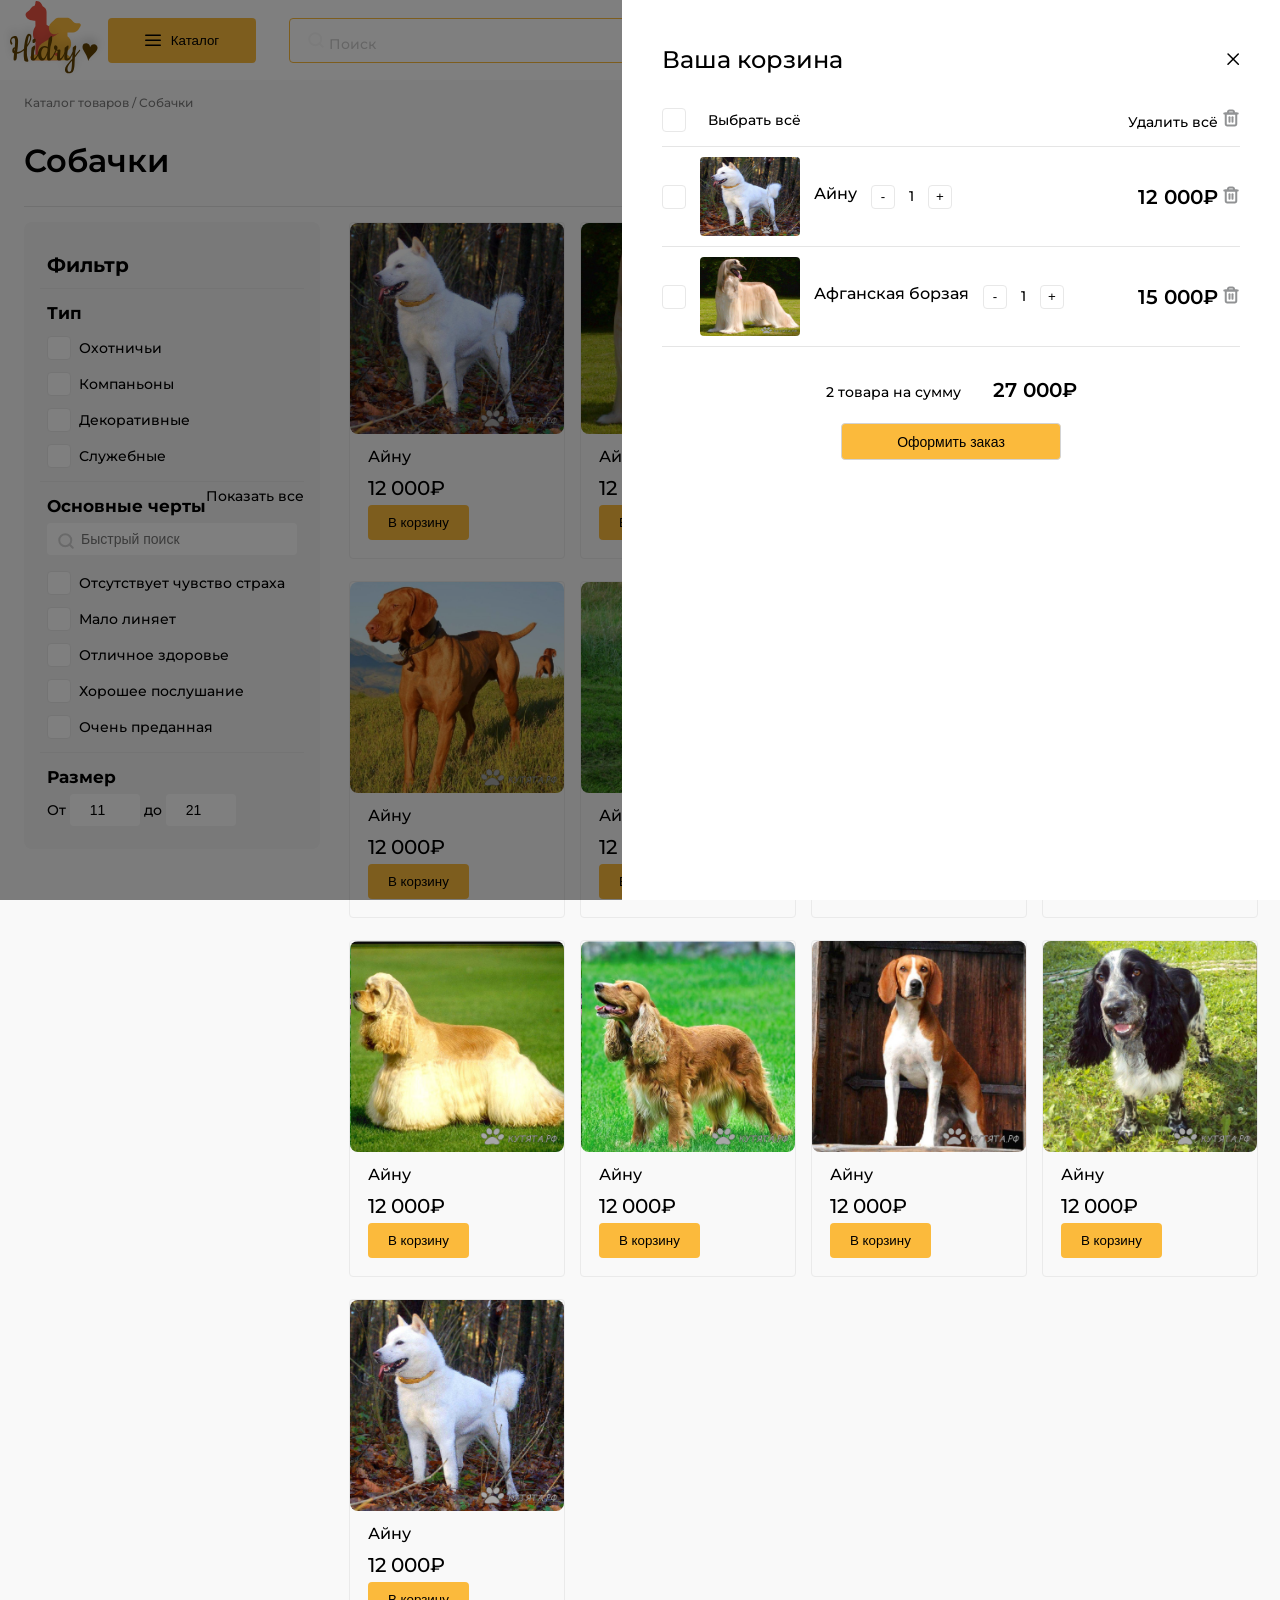
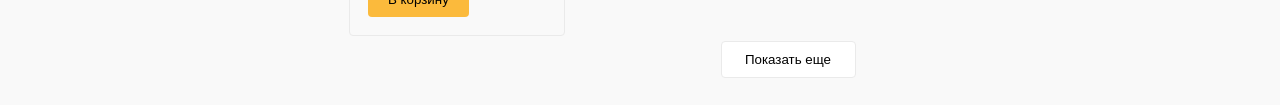
<file: app/box/index.html>
<!doctype html>
<html lang="ru">
<head>
    <meta charset="UTF-8">
    <meta name="viewport" content="width=device-width, initial-scale=1.0">
    <meta http-equiv="X-UA-Compatible" content="ie=edge">
    <title>Карзина</title>
    <link href="https://fonts.googleapis.com/css2?family=Montserrat:wght@400;500;600&display=swap" rel="stylesheet">
    <link rel="stylesheet" href="../css/style.css">
    <link rel="stylesheet" href="../css/filterStyle.css">
    <link rel="stylesheet" href="../css/catalogStyle.css">
    <link rel="stylesheet" href="../css/headerStyle.css">
    <link rel="stylesheet" href="../box/style.css">
</head>
<body>
<div class="shadow-box"></div>
<section class="section-box">
    <header class="header-box">
        <div class="h1-div">
            <h1 class="h1-box">Ваша корзина</h1>
        </div>
        <a class="exit-div" href="../index.html" aria-label="Выход">
            <img src="../css/iconButton/cancel.svg" alt="Выход" class="exit">
        </a>
    </header>
    <div class="main-box">
        <aside class="all-menu">
            <div class="check-all-container">
                <label class="label">
                    <input type="checkbox" class="checkbox">
                    <span class="fake-checkbox"></span>
                    <span class="del-all-checkbox">Выбрать всё</span>
                </label>
            </div>
            <div class="del-all-container">
                <a href="#" aria-label="Удалить всё">Удалить всё
                    <img src="../css/iconButton/delete.svg" alt="Удалить всё" class="del-all">
                </a>
            </div>
        </aside>
        <div class="opacity-border-box"></div>
        <aside class="row-items">
            <div class="container-item">
                <div class="info-item">
                    <label class="label">
                        <input type="checkbox" class="checkbox">
                        <span class="fake-checkbox"></span>
                    </label>
                    <span class="photo-pet-span">
                        <img src="../img/dog-1.png" alt="Фото питомца" class="photo-pet-box">
                    </span>
                </div>
                <div class="bred-calc">
                    <span class="breed-box">Айну</span>
                    <div class="calk-container">
                        <button class="calk" name="minus">-</button>
                        <output name="quantity-breed" class="quantity-breed">1</output>
                        <button class="calk" name="plus">+</button>
                    </div>
                </div>
                <div class="del-item-container">
                    <div class="price-del-item">
                        <span class="price-box">12 000₽</span>
                        <a href="#" aria-label="Удалить всё">
                            <img src="../css/iconButton/delete.svg" alt="Удалить пвроду" class="del-item">
                        </a>
                    </div>
                </div>
            </div>
            <div class="opacity-border-box"></div>
        </aside>
        <aside class="row-items">
            <div class="container-item">
                <div class="info-item">
                    <label class="label">
                        <input type="checkbox" class="checkbox">
                        <span class="fake-checkbox"></span>
                    </label>
                    <span class="photo-pet-span">
                        <img src="../img/dog-2.png" alt="Фото питомца" class="photo-pet-box">
                    </span>
                </div>
                <div class="bred-calc">
                    <span class="breed-box">Афганская борзая</span>
                    <div class="calk-container">
                        <button class="calk" name="minus">-</button>
                        <output name="quantity-breed" class="quantity-breed">1</output>
                        <button class="calk" name="plus">+</button>
                    </div>
                </div>
                <div class="del-item-container">
                    <div class="price-del-item">
                        <span class="price-box">15 000₽</span>
                        <a href="#" aria-label="Удалить всё">
                            <img src="../css/iconButton/delete.svg" alt="Удалить пвроду" class="del-item">
                        </a>
                    </div>
                </div>
            </div>
            <div class="opacity-border-box"></div>
        </aside>
        <footer>
            <div class="summary-info">
                <span class="total-amount">2 товара на сумму</span>
                <span class="total-price">27 000₽</span>
            </div>
            <a class="a-order" href="../order/order.html">
                <button class="order"><span>Оформить заказ</span></button>
            </a>
        </footer>
    </div>
</section>
<header>
    <div class="logo">
        <a href="index.html">
            <img class="icon" src="../css/iconButton/logo.svg" alt="Логотип">
        </a>
    </div>
    <a href="../catalog.html" class="inCatalog" aria-label="В каталог">
        <button class="catalog">
            <img class="icon" src="../css/iconButton/threeLine.svg" alt="Бургер">
            <span>Каталог</span>
        </button>
    </a>
    <div class="search">
        <label for="input-search" class="label-search">
            <input name="search" id="input-search" type="text" required>
            <span class="placeholder"><img src="../css/iconButton/search.svg" alt="Лупа"> Поиск</span>
            <span class="placeholder-table-version"><img src="../css/iconButton/search.svg" alt="Лупа"> Поиск</span>
            <button class="button-search">
                <span>Найти</span>
            </button>
        </label>
    </div>
    <a href="../mobilMenu.html" class="inCatalog-mobile" aria-label="В каталог">
        <button class="catalog">
            <img class="icon" src="../css/iconButton/threeLine.svg" alt="Бургер">
            <span>Каталог</span>
        </button>
    </a>
    <nav class="nav-header">
        <a href="#">
            <img class="icon" src="../css/iconButton/bonus.svg" alt="Бонусы">
            <span>Бонусы</span>
        </a>
        <a href="#">
            <img class="icon" src="../css/iconButton/box.svg" alt="Заказы">
            <span>Заказы</span>
        </a>
        <a href="#">
            <img class="icon" src="../css/iconButton/promo.svg" alt="Акции">
            <span>Акции</span>
        </a>
        <a href="../box/index.html" class="button-basket">
            <img class="icon" src="../css/iconButton/petHouse.svg" alt="Корзина">
            <span>Корзина (5)</span>
        </a>
    </nav>
</header>
<aside>
    <nav class="breadcrumb-nav">
        <a class="breadcrumb" href="#" aria-label="Вернуться">Каталог товаров / Собачки</a>
    </nav>
    <main class="main">
        <h1>Собачки</h1>
        <div class="opacity-border"></div>
        <a class="a-filter" href="../mobileFilter.html" aria-label="К фильтру">
            <p class="p-filter"><img src="../css/iconButton/filter.svg" alt="Фильтр"> Фильтр</p>
        </a>
        <section class="base">
            <aside class="filter item">
                <form action="#" method="get" class="form">
                    <h2 class="h2filter">Фильтр</h2>
                    <div class="section-form">
                        <h3 class="h3filter">Тип</h3>
                        <label class="label">
                            <input type="checkbox" class="checkbox">
                            <span class="fake-checkbox"></span>
                            <span class="text">Охотничьи</span>
                        </label>
                        <label class="label">
                            <input type="checkbox" class="checkbox">
                            <span class="fake-checkbox"></span>
                            <span class="text">Компаньоны</span>
                        </label>
                        <label class="label">
                            <input type="checkbox" class="checkbox">
                            <span class="fake-checkbox"></span>
                            <span class="text">Декоративные</span>
                        </label>
                        <label class="label">
                            <input type="checkbox" class="checkbox">
                            <span class="fake-checkbox"></span>
                            <span class="text">Служебные</span>
                        </label>
                    </div>
                    <div class="section-form">
                        <h3 class="h3filter">Основные черты</h3>
                        <div class="fast-search-wrapper">
                            <img class="search-icon" src="../css/iconButton/search.svg" alt="Лупа">
                            <input type="text" class="fast-search" placeholder="Быстрый поиск">
                        </div>
                        <label class="label">
                            <input type="checkbox" class="checkbox">
                            <span class="fake-checkbox"></span>
                            <span class="text">Отсутствует чувство страха</span>
                        </label>
                        <label class="label">
                            <input type="checkbox" class="checkbox">
                            <span class="fake-checkbox"></span>
                            <span class="text">Мало линяет</span>
                        </label>
                        <label class="label">
                            <input type="checkbox" class="checkbox">
                            <span class="fake-checkbox"></span>
                            <span class="text">Отличное здоровье</span>
                        </label>
                        <label class="label">
                            <input type="checkbox" class="checkbox">
                            <span class="fake-checkbox"></span>
                            <span class="text">Хорошее послушание</span>
                        </label>
                        <label class="label">
                            <input type="checkbox" class="checkbox">
                            <span class="fake-checkbox"></span>
                            <span class="text">Очень преданная</span>
                        </label>
                        <a href="" class="a-filter">Показать все</a>
                    </div>
                    <div class="section-form-size">
                        <h3 class="h3filter">Размер</h3>
                        <label>От <input type="number" class="pet-size-input" value="11"></label>
                        <label>до <input type="number" class="pet-size-input" value="21"></label>
                    </div>
                </form>
            </aside>
            <div class="div-items">
                <div class="product-section item">
                    <div class="product-list__item">
                        <a href="../cards/card.html" class="container-product-item">
                            <div class="img-div">
                                <img src="../img/dog-1.png" alt="Собака 1" class="img-pet">
                            </div>
                            <p class="breed">Айну</p>
                            <p class="price">12 000₽</p>
                        </a>
                        <div class="item-button-box">
                            <button class="inBox"><span>В корзину</span></button>
                        </div>
                    </div>
                    <div class="product-list__item">
                        <a href="../cards/card.html" class="container-product-item">
                            <div class="img-div">
                                <img src="../img/dog-2.png" alt="Собака 1" class="img-pet">
                            </div>
                            <p class="breed">Айну</p>
                            <p class="price">12 000₽</p>
                        </a>
                        <div class="item-button-box">
                            <button class="inBox"><span>В корзину</span></button>
                        </div>
                    </div>
                    <div class="product-list__item">
                        <a href="../cards/card.html" class="container-product-item">
                            <div class="img-div">
                                <img src="../img/dog-3.png" alt="Собака 1" class="img-pet">
                            </div>
                            <p class="breed">Айну</p>
                            <p class="price">12 000₽</p>
                        </a>
                        <div class="item-button-box">
                            <button class="inBox"><span>В корзину</span></button>
                        </div>
                    </div>
                    <div class="product-list__item">
                        <a href="../cards/card.html" class="container-product-item">
                            <div class="img-div">
                                <img src="../img/dog-4.png" alt="Собака 1" class="img-pet">
                            </div>
                            <p class="breed">Айну</p>
                            <p class="price">12 000₽</p>
                        </a>
                        <div class="item-button-box">
                            <button class="inBox"><span>В корзину</span></button>
                        </div>
                    </div>
                    <div class="product-list__item">
                        <a href="../cards/card.html" class="container-product-item">
                            <div class="img-div">
                                <img src="../img/dog-5.png" alt="Собака 1" class="img-pet">
                            </div>
                            <p class="breed">Айну</p>
                            <p class="price">12 000₽</p>
                        </a>
                        <div class="item-button-box">
                            <button class="inBox"><span>В корзину</span></button>
                        </div>
                    </div>
                    <div class="product-list__item">
                        <a href="../cards/card.html" class="container-product-item">
                            <div class="img-div">
                                <img src="../img/dog-6.png" alt="Собака 1" class="img-pet">
                            </div>
                            <p class="breed">Айну</p>
                            <p class="price">12 000₽</p>
                        </a>
                        <div class="item-button-box">
                            <button class="inBox"><span>В корзину</span></button>
                        </div>
                    </div>
                    <div class="product-list__item">
                        <a href="../cards/card.html" class="container-product-item">
                            <div class="img-div">
                                <img src="../img/dog-7.png" alt="Собака 1" class="img-pet">
                            </div>
                            <p class="breed">Айну</p>
                            <p class="price">12 000₽</p>
                        </a>
                        <div class="item-button-box">
                            <button class="inBox"><span>В корзину</span></button>
                        </div>
                    </div>
                    <div class="product-list__item">
                        <a href="../cards/card.html" class="container-product-item">
                            <div class="img-div">
                                <img src="../img/dog-8.png" alt="Собака 1" class="img-pet">
                            </div>
                            <p class="breed">Айну</p>
                            <p class="price">12 000₽</p>
                        </a>
                        <div class="item-button-box">
                            <button class="inBox"><span>В корзину</span></button>
                        </div>
                    </div>
                    <div class="product-list__item">
                        <a href="../cards/card.html" class="container-product-item">
                            <div class="img-div">
                                <img src="../img/dog-9.png" alt="Собака 1" class="img-pet">
                            </div>
                            <p class="breed">Айну</p>
                            <p class="price">12 000₽</p>
                        </a>
                        <div class="item-button-box">
                            <button class="inBox"><span>В корзину</span></button>
                        </div>
                    </div>
                    <div class="product-list__item">
                        <a href="../cards/card.html" class="container-product-item">
                            <div class="img-div">
                                <img src="../img/dog-10.png" alt="Собака 1" class="img-pet">
                            </div>
                            <p class="breed">Айну</p>
                            <p class="price">12 000₽</p>
                        </a>
                        <div class="item-button-box">
                            <button class="inBox"><span>В корзину</span></button>
                        </div>
                    </div>
                    <div class="product-list__item">
                        <a href="../cards/card.html" class="container-product-item">
                            <div class="img-div">
                                <img src="../img/dog-11.png" alt="Собака 1" class="img-pet">
                            </div>
                            <p class="breed">Айну</p>
                            <p class="price">12 000₽</p>
                        </a>
                        <div class="item-button-box">
                            <button class="inBox"><span>В корзину</span></button>
                        </div>
                    </div>
                    <div class="product-list__item">
                        <a href="../cards/card.html" class="container-product-item">
                            <div class="img-div">
                                <img src="../img/dog-12.png" alt="Собака 1" class="img-pet">
                            </div>
                            <p class="breed">Айну</p>
                            <p class="price">12 000₽</p>
                        </a>
                        <div class="item-button-box">
                            <button class="inBox"><span>В корзину</span></button>
                        </div>
                    </div>
                    <div class="product-list__item">
                        <a href="../cards/card.html" class="container-product-item">
                            <div class="img-div">
                                <img src="../img/dog-1.png" alt="Собака 1" class="img-pet">
                            </div>
                            <p class="breed">Айну</p>
                            <p class="price">12 000₽</p>
                        </a>
                        <div class="item-button-box">
                            <button class="inBox"><span>В корзину</span></button>
                        </div>
                    </div>
                </div>
                <div class="div-show-more">
                    <button class="show-more"><span>Показать еще</span></button>
                </div>
            </div>
        </section>
    </main>
</aside>
</body>
</html>
</file>
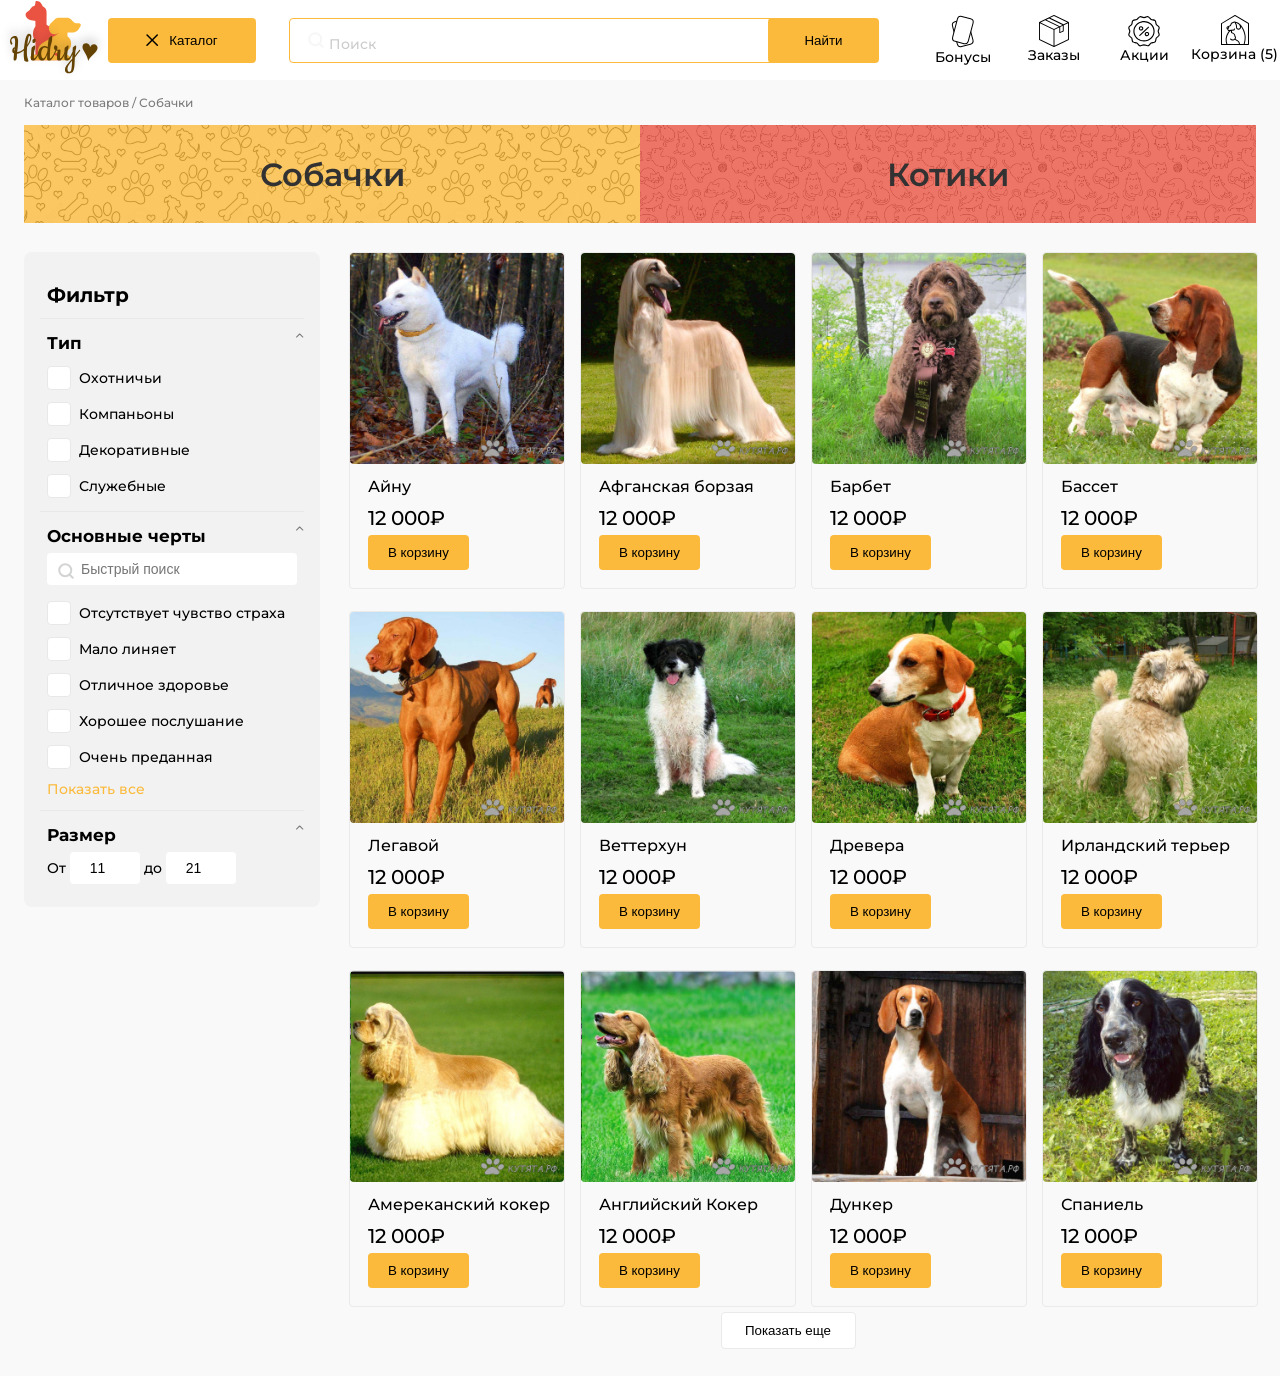
<file: app/catalog.html>
<!doctype html>
<html lang="ru">
<head>
    <meta charset="UTF-8">
    <meta name="viewport" content="width=device-width, initial-scale=1.0">
    <meta http-equiv="X-UA-Compatible" content="ie=edge">
    <title>Каталог</title>
    <link href="https://fonts.googleapis.com/css2?family=Montserrat:wght@400;500;600&display=swap" rel="stylesheet">
    <link rel="stylesheet" href="css/style.css">
    <link rel="stylesheet" href="css/filterStyle.css">
    <link rel="stylesheet" href="css/catalogStyle.css">
    <link rel="stylesheet" href="css/headerStyle.css">
</head>
<body>
<header>
    <div class="logo">
        <a href="index.html">
            <img class="icon" src="css/iconButton/logo.svg" alt="Логотип">
        </a>
    </div>
    <a href="index.html" class="inCatalog" aria-label="В каталог">
        <button class="catalog">
            <img class="icon" src="css/iconButton/cancel.svg" alt="Бургер">
            <span>Каталог</span>
        </button>
    </a>
    <div class="search">
        <label for="input-search" class="label-search">
            <input name="search" id="input-search" type="text" required>
            <span class="placeholder"><img src="css/iconButton/search.svg" alt="Лупа"> Поиск</span>
            <span class="placeholder-table-version"><img src="css/iconButton/search.svg" alt="Лупа"> Поиск</span>
            <button class="button-search">
                <span>Найти</span>
            </button>
        </label>
    </div>
    <a href="mobilMenu.html" class="inCatalog-mobile" aria-label="В каталог">
        <button class="catalog">
            <img class="icon" src="css/iconButton/threeLine.svg" alt="Бургер">
            <span>Каталог</span>
        </button>
    </a>
    <nav class="nav-header">
        <a href="#">
            <img class="icon" src="css/iconButton/bonus.svg" alt="Бонусы">
            <span>Бонусы</span>
        </a>
        <a href="#">
            <img class="icon" src="css/iconButton/box.svg" alt="Заказы">
            <span>Заказы</span>
        </a>
        <a href="#">
            <img class="icon" src="css/iconButton/promo.svg" alt="Акции">
            <span>Акции</span>
        </a>
        <a href="box/index.html" class="button-basket">
            <img class="icon" src="css/iconButton/petHouse.svg" alt="Корзина">
            <span>Корзина (5)</span>
        </a>
    </nav>
</header>
<aside>
    <nav class="breadcrumb-nav">
        <a class="breadcrumb" href="index.html" aria-label="Вернуться">Каталог товаров / Собачки</a>
    </nav>
    <main class="main">
        <div class="container-catalog-button">
            <a href="#" class="dog-button pet-buttons" aria-label="Фильтр - собачки">Собачки</a>
            <a href="#" class="cat-button pet-buttons" aria-label="Фильтр - котики">Котики</a>
        </div>
        <a class="mobile-filter-open" href="mobileFilter.html" aria-label="К фильтру">
            <p class="p-filter"><img src="css/iconButton/filter.svg" alt="Фильтр"> Фильтр</p>
        </a>
        <section class="base">
            <aside class="filter item">
                <form action="#" method="get" class="form">
                    <h2 class="h2filter">Фильтр</h2>
                    <div class="section-form">
                        <h3 class="h3filter">Тип</h3>
                        <a class="a-filter block-type" href="#">
                            <img src="css/iconButton/closeSectionFilter.svg" alt="свернуть">
                        </a>
                        <label class="label">
                            <input type="checkbox" class="checkbox">
                            <span class="fake-checkbox"></span>
                            <span class="text">Охотничьи</span>
                        </label>
                        <label class="label">
                            <input type="checkbox" class="checkbox">
                            <span class="fake-checkbox"></span>
                            <span class="text">Компаньоны</span>
                        </label>
                        <label class="label">
                            <input type="checkbox" class="checkbox">
                            <span class="fake-checkbox"></span>
                            <span class="text">Декоративные</span>
                        </label>
                        <label class="label">
                            <input type="checkbox" class="checkbox">
                            <span class="fake-checkbox"></span>
                            <span class="text">Служебные</span>
                        </label>
                    </div>
                    <div class="section-form">
                        <h3 class="h3filter">Основные черты</h3>
                        <a class="a-filter block-features" href="#">
                            <img src="css/iconButton/closeSectionFilter.svg" alt="свернуть">
                        </a>
                        <div class="fast-search-wrapper">
                            <img class="search-icon" src="css/iconButton/search.svg" alt="Лупа">
                            <input type="text" class="fast-search" placeholder="Быстрый поиск">
                        </div>
                        <label class="label">
                            <input type="checkbox" class="checkbox">
                            <span class="fake-checkbox"></span>
                            <span class="text">Отсутствует чувство страха</span>
                        </label>
                        <label class="label">
                            <input type="checkbox" class="checkbox">
                            <span class="fake-checkbox"></span>
                            <span class="text">Мало линяет</span>
                        </label>
                        <label class="label">
                            <input type="checkbox" class="checkbox">
                            <span class="fake-checkbox"></span>
                            <span class="text">Отличное здоровье</span>
                        </label>
                        <label class="label">
                            <input type="checkbox" class="checkbox">
                            <span class="fake-checkbox"></span>
                            <span class="text">Хорошее послушание</span>
                        </label>
                        <label class="label">
                            <input type="checkbox" class="checkbox">
                            <span class="fake-checkbox"></span>
                            <span class="text">Очень преданная</span>
                        </label>
                        <a href="" class="a-filter-all">Показать все</a>
                    </div>
                    <div class="section-form-size">
                        <a class="block-size a-filter" href="#">
                            <img src="css/iconButton/closeSectionFilter.svg" alt="свернуть">
                        </a>
                        <h3 class="h3filter">Размер</h3>
                        <label>От <input type="number" class="pet-size-input" value="11"></label>
                        <label>до <input type="number" class="pet-size-input" value="21"></label>
                    </div>
                </form>
            </aside>
            <div class="div-items">
                <div class="product-section item">
                    <div class="product-list__item">
                        <a href="cards/card.html" class="container-product-item">
                            <div class="img-div">
                                <img src="img/dog-1.png" alt="Собака 1" class="img-pet">
                            </div>
                            <p class="breed">Айну</p>
                            <p class="price">12 000₽</p>
                        </a>
                        <div class="item-button-box">
                            <button class="inBox"><span>В корзину</span></button>
                        </div>
                    </div>
                    <div class="product-list__item">
                        <a href="cards/card.html" class="container-product-item">
                            <div class="img-div">
                                <img src="img/dog-2.png" alt="Собака 1" class="img-pet">
                            </div>
                            <p class="breed">Афганская борзая</p>
                            <p class="price">12 000₽</p>
                        </a>
                        <div class="item-button-box">
                            <button class="inBox"><span>В корзину</span></button>
                        </div>
                    </div>
                    <div class="product-list__item">
                        <a href="cards/card.html" class="container-product-item">
                            <div class="img-div">
                                <img src="img/dog-3.png" alt="Собака 1" class="img-pet">
                            </div>
                            <p class="breed">Барбет</p>
                            <p class="price">12 000₽</p>
                        </a>
                        <div class="item-button-box">
                            <button class="inBox"><span>В корзину</span></button>
                        </div>
                    </div>
                    <div class="product-list__item">
                        <a href="cards/card.html" class="container-product-item">
                            <div class="img-div">
                                <img src="img/dog-4.png" alt="Собака 1" class="img-pet">
                            </div>
                            <p class="breed">Бассет</p>
                            <p class="price">12 000₽</p>
                        </a>
                        <div class="item-button-box">
                            <button class="inBox"><span>В корзину</span></button>
                        </div>
                    </div>
                    <div class="product-list__item">
                        <a href="cards/card.html" class="container-product-item">
                            <div class="img-div">
                                <img src="img/dog-5.png" alt="Собака 1" class="img-pet">
                            </div>
                            <p class="breed">Легавой</p>
                            <p class="price">12 000₽</p>
                        </a>
                        <div class="item-button-box">
                            <button class="inBox"><span>В корзину</span></button>
                        </div>
                    </div>
                    <div class="product-list__item">
                        <a href="cards/card.html" class="container-product-item">
                            <div class="img-div">
                                <img src="img/dog-6.png" alt="Собака 1" class="img-pet">
                            </div>
                            <p class="breed">Веттерхун</p>
                            <p class="price">12 000₽</p>
                        </a>
                        <div class="item-button-box">
                            <button class="inBox"><span>В корзину</span></button>
                        </div>
                    </div>
                    <div class="product-list__item">
                        <a href="cards/card.html" class="container-product-item">
                            <div class="img-div">
                                <img src="img/dog-7.png" alt="Собака 1" class="img-pet">
                            </div>
                            <p class="breed">Древера</p>
                            <p class="price">12 000₽</p>
                        </a>
                        <div class="item-button-box">
                            <button class="inBox"><span>В корзину</span></button>
                        </div>
                    </div>
                    <div class="product-list__item">
                        <a href="cards/card.html" class="container-product-item">
                            <div class="img-div">
                                <img src="img/dog-8.png" alt="Собака 1" class="img-pet">
                            </div>
                            <p class="breed">Ирландский терьер</p>
                            <p class="price">12 000₽</p>
                        </a>
                        <div class="item-button-box">
                            <button class="inBox"><span>В корзину</span></button>
                        </div>
                    </div>
                    <div class="product-list__item">
                        <a href="cards/card.html" class="container-product-item">
                            <div class="img-div">
                                <img src="img/dog-9.png" alt="Собака 1" class="img-pet">
                            </div>
                            <p class="breed">Амереканский кокер</p>
                            <p class="price">12 000₽</p>
                        </a>
                        <div class="item-button-box">
                            <button class="inBox"><span>В корзину</span></button>
                        </div>
                    </div>
                    <div class="product-list__item">
                        <a href="cards/card.html" class="container-product-item">
                            <div class="img-div">
                                <img src="img/dog-10.png" alt="Собака 1" class="img-pet">
                            </div>
                            <p class="breed">Английский Кокер</p>
                            <p class="price">12 000₽</p>
                        </a>
                        <div class="item-button-box">
                            <button class="inBox"><span>В корзину</span></button>
                        </div>
                    </div>
                    <div class="product-list__item">
                        <a href="cards/card.html" class="container-product-item">
                            <div class="img-div">
                                <img src="img/dog-11.png" alt="Собака 1" class="img-pet">
                            </div>
                            <p class="breed">Дункер</p>
                            <p class="price">12 000₽</p>
                        </a>
                        <div class="item-button-box">
                            <button class="inBox"><span>В корзину</span></button>
                        </div>
                    </div>
                    <div class="product-list__item">
                        <a href="cards/card.html" class="container-product-item">
                            <div class="img-div">
                                <img src="img/dog-12.png" alt="Собака 1" class="img-pet">
                            </div>
                            <p class="breed">Спаниель</p>
                            <p class="price">12 000₽</p>
                        </a>
                        <div class="item-button-box">
                            <button class="inBox"><span>В корзину</span></button>
                        </div>
                    </div>
                </div>
                <div class="div-show-more">
                    <button class="show-more"><span>Показать еще</span></button>
                </div>
            </div>
        </section>
    </main>
</aside>
</body>
</html>
</file>
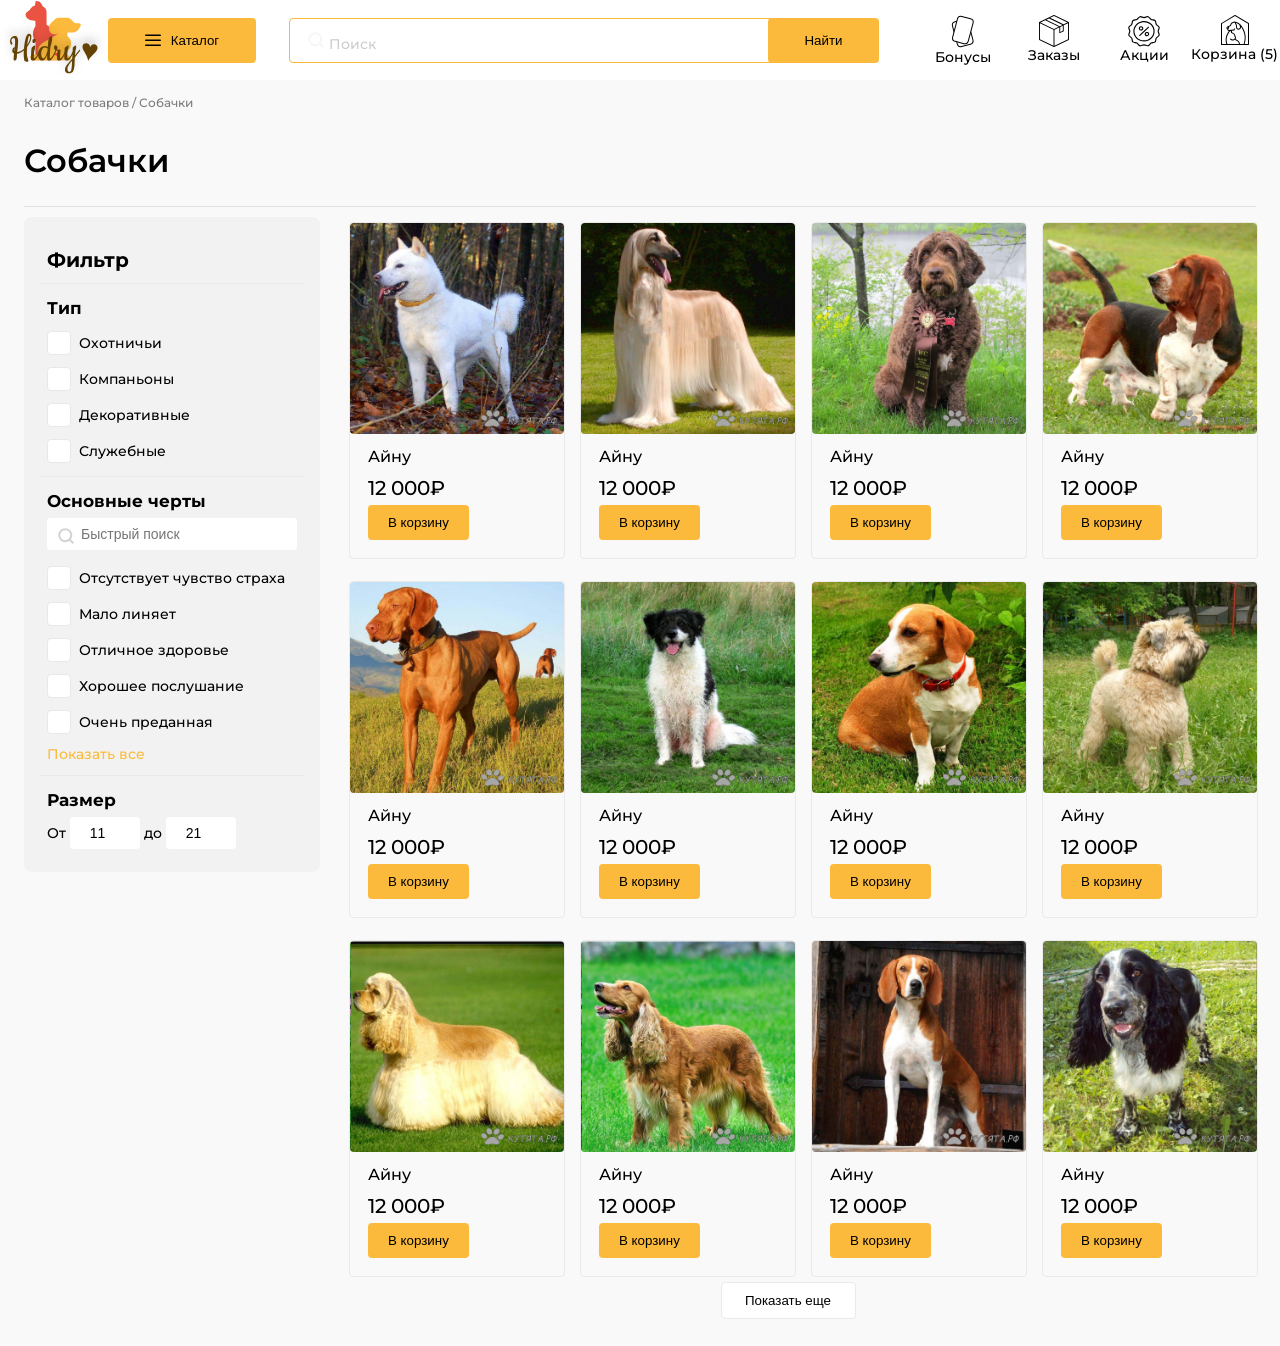
<file: app/mobileFilter.html>
<!doctype html>
<html lang="ru">
<head>
    <meta charset="UTF-8">
    <meta name="viewport" content="width=device-width, initial-scale=1.0">
    <meta http-equiv="X-UA-Compatible" content="ie=edge">
    <title>Мобильный фильтр</title>
    <link href="https://fonts.googleapis.com/css2?family=Montserrat:wght@400;500;600&display=swap" rel="stylesheet">
    <link rel="stylesheet" href="css/style.css">
    <link rel="stylesheet" href="css/headerStyle.css">
    <link rel="stylesheet" href="css/mobileFilterStyle.css">
</head>
<body>
<header>
    <div class="logo">
        <a href="#">
            <img class="icon" src="css/iconButton/logo.svg" alt="Логотип">
        </a>
    </div>
    <a href="catalog.html" class="inCatalog" aria-label="В каталог">
        <button class="catalog">
            <img class="icon" src="css/iconButton/threeLine.svg" alt="Бургер">
            <span>Каталог</span>
        </button>
    </a>
    <div class="search">
        <label for="input-search" class="label-search">
            <input name="search" id="input-search" type="text" required>
            <span class="placeholder"><img src="css/iconButton/search.svg" alt="Лупа"> Поиск</span>
            <span class="placeholder-table-version"><img src="css/iconButton/search.svg" alt="Лупа"> Поиск</span>
            <button class="button-search">
                <span>Найти</span>
            </button>
        </label>
    </div>
    <a href="mobilMenu.html" class="inCatalog-mobile" aria-label="В каталог">
        <button class="catalog">
            <img class="icon" src="css/iconButton/threeLine.svg" alt="Бургер">
            <span>Каталог</span>
        </button>
    </a>
    <nav class="nav-header">
        <a href="#">
            <img class="icon" src="css/iconButton/bonus.svg" alt="Бонусы">
            <span>Бонусы</span>
        </a>
        <a href="#">
            <img class="icon" src="css/iconButton/box.svg" alt="Заказы">
            <span>Заказы</span>
        </a>
        <a href="#">
            <img class="icon" src="css/iconButton/promo.svg" alt="Акции">
            <span>Акции</span>
        </a>
        <a href="box/index.html" class="button-basket">
            <img class="icon" src="css/iconButton/petHouse.svg" alt="Корзина">
            <span>Корзина (5)</span>
        </a>
    </nav>
</header>
<aside>
    <nav class="breadcrumb-nav">
        <a class="breadcrumb" href="#" aria-label="Вернуться">Каталог товаров / Собачки</a>
    </nav>
    <main class="main">
        <h1>Собачки</h1>
        <div class="opacity-border"></div>
        <a class="mobile-filter-open" href="mobileFilter.html" aria-label="К фильтру">
            <p class="p-filter"><img src="css/iconButton/filter.svg" alt="Фильтр"> Фильтр</p>
        </a>
        <section class="base">
            <aside class="filter item">
                <form action="#" method="get" class="form">
                    <div class="exit-filter-div">
                        <a class="filter-img" href="index.html" aria-label="Выдти из фильтра">
                            <img src="css/iconButton/exitFilter.svg" alt="Выдти из фильтра">
                        </a>
                        <h2 class="h2filter">Фильтр</h2>
                    </div>
                    <div class="section-form">
                        <h3 class="h3filter">Тип</h3>
                        <label class="label">
                            <input type="checkbox" class="checkbox">
                            <span class="fake-checkbox"></span>
                            <span class="text">Охотничьи</span>
                        </label>
                        <label class="label">
                            <input type="checkbox" class="checkbox">
                            <span class="fake-checkbox"></span>
                            <span class="text">Компаньоны</span>
                        </label>
                        <label class="label">
                            <input type="checkbox" class="checkbox">
                            <span class="fake-checkbox"></span>
                            <span class="text">Декоративные</span>
                        </label>
                        <label class="label">
                            <input type="checkbox" class="checkbox">
                            <span class="fake-checkbox"></span>
                            <span class="text">Служебные</span>
                        </label>
                    </div>
                    <div class="section-form">
                        <h3 class="h3filter">Основные черты</h3>
                        <div class="fast-search-wrapper">
                            <img class="search-icon" src="css/iconButton/search.svg" alt="Лупа">
                            <input type="text" class="fast-search" placeholder="Быстрый поиск">
                        </div>
                        <label class="label">
                            <input type="checkbox" class="checkbox">
                            <span class="fake-checkbox"></span>
                            <span class="text">Отсутствует чувство страха</span>
                        </label>
                        <label class="label">
                            <input type="checkbox" class="checkbox">
                            <span class="fake-checkbox"></span>
                            <span class="text">Мало линяет</span>
                        </label>
                        <label class="label">
                            <input type="checkbox" class="checkbox">
                            <span class="fake-checkbox"></span>
                            <span class="text">Отличное здоровье</span>
                        </label>
                        <label class="label">
                            <input type="checkbox" class="checkbox">
                            <span class="fake-checkbox"></span>
                            <span class="text">Хорошее послушание</span>
                        </label>
                        <label class="label">
                            <input type="checkbox" class="checkbox">
                            <span class="fake-checkbox"></span>
                            <span class="text">Очень преданная</span>
                        </label>
                        <a href="" class="a-filter">Показать все</a>
                    </div>
                    <div class="section-form-size">
                        <h3 class="h3filter">Размер</h3>
                        <label>От <input type="number" class="pet-size-input" value="11"></label>
                        <label>до <input type="number" class="pet-size-input" value="21"></label>
                    </div>
                </form>
            </aside>
            <div class="div-items">
                <div class="product-section item">
                    <div class="product-list__item">
                        <a href="cards/card.html" class="container-product-item">
                            <div class="img-div">
                                <img src="img/dog-1.png" alt="Собака 1" class="img-pet">
                            </div>
                            <p class="breed">Айну</p>
                            <p class="price">12 000₽</p>
                        </a>
                        <div class="item-button-box">
                            <button class="inBox"><span>В корзину</span></button>
                        </div>
                    </div>
                    <div class="product-list__item">
                        <a href="cards/card.html" class="container-product-item">
                            <div class="img-div">
                                <img src="img/dog-2.png" alt="Собака 1" class="img-pet">
                            </div>
                            <p class="breed">Айну</p>
                            <p class="price">12 000₽</p>
                        </a>
                        <div class="item-button-box">
                            <button class="inBox"><span>В корзину</span></button>
                        </div>
                    </div>
                    <div class="product-list__item">
                        <a href="cards/card.html" class="container-product-item">
                            <div class="img-div">
                                <img src="img/dog-3.png" alt="Собака 1" class="img-pet">
                            </div>
                            <p class="breed">Айну</p>
                            <p class="price">12 000₽</p>
                        </a>
                        <div class="item-button-box">
                            <button class="inBox"><span>В корзину</span></button>
                        </div>
                    </div>
                    <div class="product-list__item">
                        <a href="cards/card.html" class="container-product-item">
                            <div class="img-div">
                                <img src="img/dog-4.png" alt="Собака 1" class="img-pet">
                            </div>
                            <p class="breed">Айну</p>
                            <p class="price">12 000₽</p>
                        </a>
                        <div class="item-button-box">
                            <button class="inBox"><span>В корзину</span></button>
                        </div>
                    </div>
                    <div class="product-list__item">
                        <a href="cards/card.html" class="container-product-item">
                            <div class="img-div">
                                <img src="img/dog-5.png" alt="Собака 1" class="img-pet">
                            </div>
                            <p class="breed">Айну</p>
                            <p class="price">12 000₽</p>
                        </a>
                        <div class="item-button-box">
                            <button class="inBox"><span>В корзину</span></button>
                        </div>
                    </div>
                    <div class="product-list__item">
                        <a href="cards/card.html" class="container-product-item">
                            <div class="img-div">
                                <img src="img/dog-6.png" alt="Собака 1" class="img-pet">
                            </div>
                            <p class="breed">Айну</p>
                            <p class="price">12 000₽</p>
                        </a>
                        <div class="item-button-box">
                            <button class="inBox"><span>В корзину</span></button>
                        </div>
                    </div>
                    <div class="product-list__item">
                        <a href="cards/card.html" class="container-product-item">
                            <div class="img-div">
                                <img src="img/dog-7.png" alt="Собака 1" class="img-pet">
                            </div>
                            <p class="breed">Айну</p>
                            <p class="price">12 000₽</p>
                        </a>
                        <div class="item-button-box">
                            <button class="inBox"><span>В корзину</span></button>
                        </div>
                    </div>
                    <div class="product-list__item">
                        <a href="cards/card.html" class="container-product-item">
                            <div class="img-div">
                                <img src="img/dog-8.png" alt="Собака 1" class="img-pet">
                            </div>
                            <p class="breed">Айну</p>
                            <p class="price">12 000₽</p>
                        </a>
                        <div class="item-button-box">
                            <button class="inBox"><span>В корзину</span></button>
                        </div>
                    </div>
                    <div class="product-list__item">
                        <a href="cards/card.html" class="container-product-item">
                            <div class="img-div">
                                <img src="img/dog-9.png" alt="Собака 1" class="img-pet">
                            </div>
                            <p class="breed">Айну</p>
                            <p class="price">12 000₽</p>
                        </a>
                        <div class="item-button-box">
                            <button class="inBox"><span>В корзину</span></button>
                        </div>
                    </div>
                    <div class="product-list__item">
                        <a href="cards/card.html" class="container-product-item">
                            <div class="img-div">
                                <img src="img/dog-10.png" alt="Собака 1" class="img-pet">
                            </div>
                            <p class="breed">Айну</p>
                            <p class="price">12 000₽</p>
                        </a>
                        <div class="item-button-box">
                            <button class="inBox"><span>В корзину</span></button>
                        </div>
                    </div>
                    <div class="product-list__item">
                        <a href="cards/card.html" class="container-product-item">
                            <div class="img-div">
                                <img src="img/dog-11.png" alt="Собака 1" class="img-pet">
                            </div>
                            <p class="breed">Айну</p>
                            <p class="price">12 000₽</p>
                        </a>
                        <div class="item-button-box">
                            <button class="inBox"><span>В корзину</span></button>
                        </div>
                    </div>
                    <div class="product-list__item">
                        <a href="cards/card.html" class="container-product-item">
                            <div class="img-div">
                                <img src="img/dog-12.png" alt="Собака 1" class="img-pet">
                            </div>
                            <p class="breed">Айну</p>
                            <p class="price">12 000₽</p>
                        </a>
                        <div class="item-button-box">
                            <button class="inBox"><span>В корзину</span></button>
                        </div>
                    </div>
                </div>
                <div class="div-show-more">
                    <button class="show-more"><span>Показать еще</span></button>
                </div>
            </div>
        </section>
    </main>
</aside>
</body>
</html>
</file>
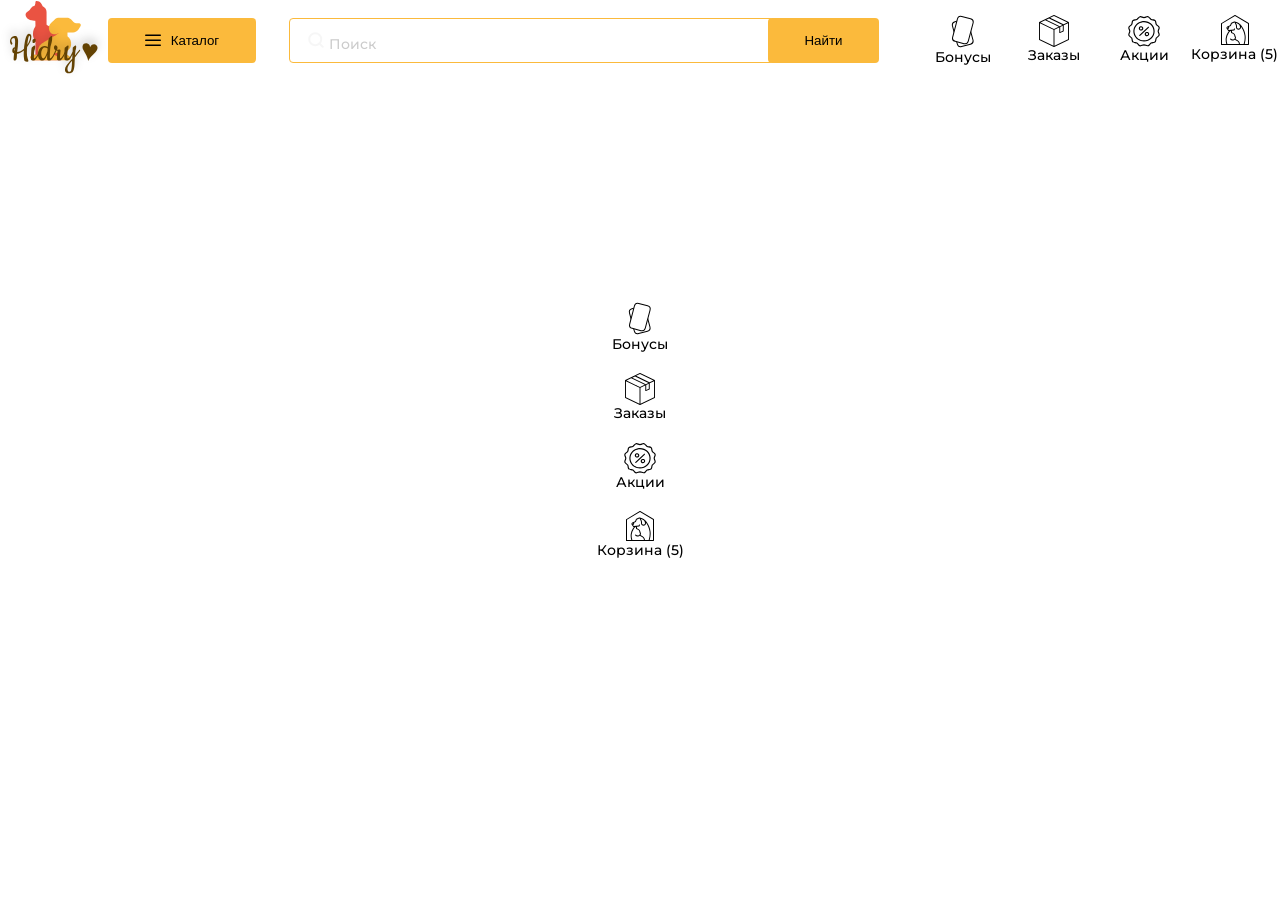
<file: app/mobilMenu.html>
<!doctype html>
<html lang="ru">
<head>
    <meta charset="UTF-8">
    <meta name="viewport" content="width=device-width, initial-scale=1.0">
    <meta http-equiv="X-UA-Compatible" content="ie=edge">
    <title>Мобильное меню</title>
    <link href="https://fonts.googleapis.com/css2?family=Montserrat:wght@400;500;600&display=swap" rel="stylesheet">
    <link rel="stylesheet" href="css/headerStyle.css">
    <link rel="stylesheet" href="css/mobileMenu.css">
</head>
<body>
<header>
    <div class="logo">
        <a href="index.html">
            <img class="icon" src="css/iconButton/logo.svg" alt="Логотип">
        </a>
    </div>
    <a href="catalog.html" class="inCatalog" aria-label="В каталог">
        <button class="catalog">
            <img class="icon" src="css/iconButton/threeLine.svg" alt="Бургер">
            <span>Каталог</span>
        </button>
    </a>
    <div class="search">
        <label for="input-search" class="label-search">
            <input name="search" id="input-search" type="text" required>
            <span class="placeholder"><img src="css/iconButton/search.svg" alt="Лупа"> Поиск</span>
            <span class="placeholder-table-version"><img src="css/iconButton/search.svg" alt="Лупа"> Поиск</span>
            <button class="button-search">
                <span>Найти</span>
            </button>
        </label>
    </div>
    <a href="#" class="inCatalog-mobile" aria-label="В каталог">
        <button class="catalog">
            <img class="icon" src="css/iconButton/threeLine.svg" alt="Бургер">
            <span>Каталог</span>
        </button>
    </a>
    <a href="index.html" class="out-mobile-menu" aria-label="На главную">
        <button class="exit-mobile-menu">
            <img class="icon" src="css/iconButton/cancel.svg" alt="Выход">
        </button>
    </a>
    <nav class="nav-header">
        <a href="#">
            <img class="icon" src="css/iconButton/bonus.svg" alt="Бонусы">
            <span>Бонусы</span>
        </a>
        <a href="#">
            <img class="icon" src="css/iconButton/box.svg" alt="Заказы">
            <span>Заказы</span>
        </a>
        <a href="#">
            <img class="icon" src="css/iconButton/promo.svg" alt="Акции">
            <span>Акции</span>
        </a>
        <a href="box/index.html" class="button-basket">
            <img class="icon" src="css/iconButton/petHouse.svg" alt="Корзина">
            <span>Корзина (5)</span>
        </a>
    </nav>
</header>
<aside class="mobile-menu">
    <a href="#">
        <img class="icon" src="css/iconButton/bonus.svg" alt="Бонусы">
        <span>Бонусы</span>
    </a>
    <a href="#">
        <img class="icon" src="css/iconButton/box.svg" alt="Заказы">
        <span>Заказы</span>
    </a>
    <a href="#">
        <img class="icon" src="css/iconButton/promo.svg" alt="Акции">
        <span>Акции</span>
    </a>
    <a href="box/index.html" class="button-basket">
        <img class="icon" src="css/iconButton/petHouse.svg" alt="Корзина">
        <span>Корзина (5)</span>
    </a>
</aside>
</body>
</html>
</file>
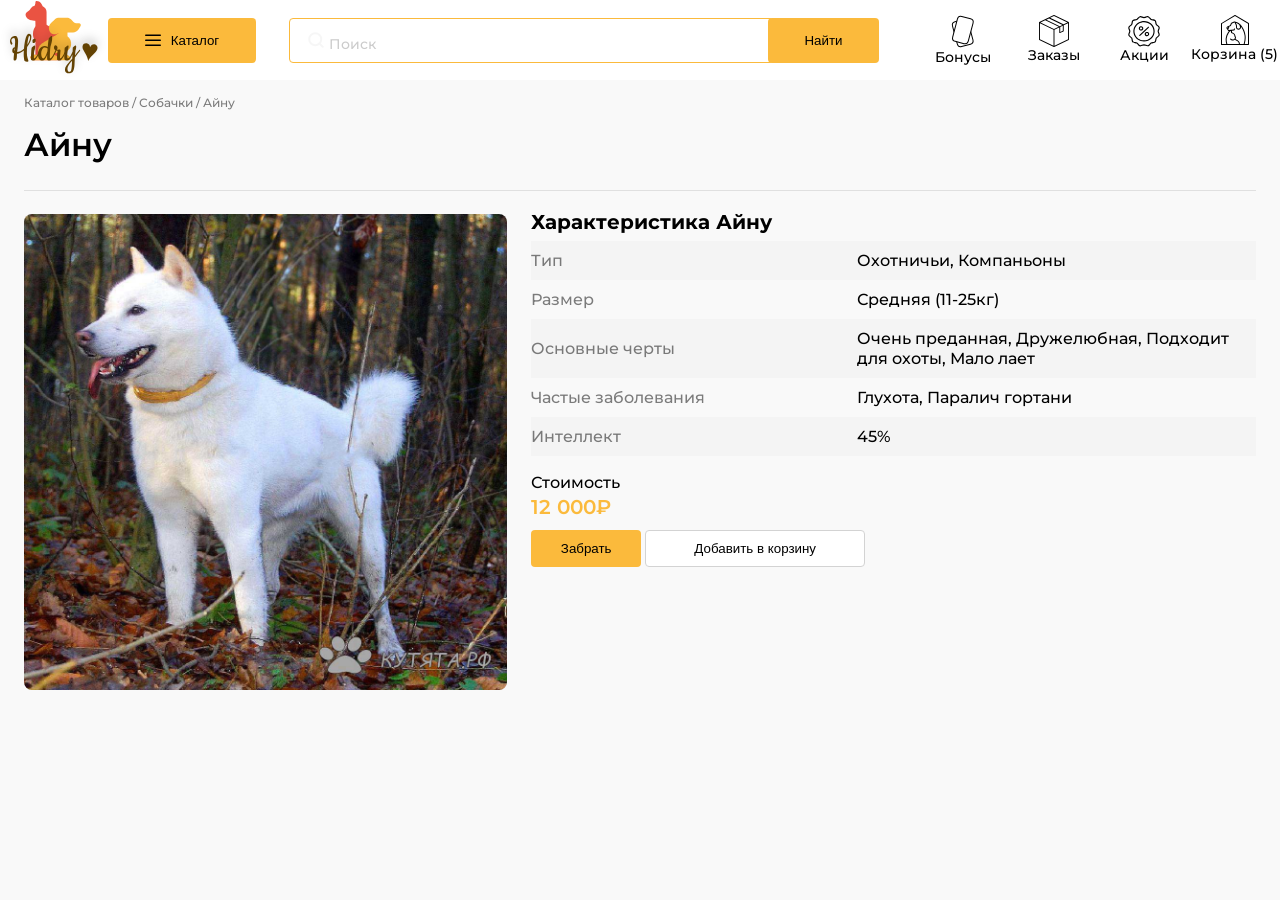
<file: app/cards/card.html>
<!doctype html>
<html lang="ru">
<head>
    <meta charset="UTF-8">
    <meta name="viewport" content="width=device-width, initial-scale=1.0">
    <meta http-equiv="X-UA-Compatible" content="ie=edge">
    <title>Карточка</title>
    <link href="https://fonts.googleapis.com/css2?family=Montserrat:wght@400;500;600&display=swap" rel="stylesheet">
    <link rel="stylesheet" href="style.css">
    <link rel="stylesheet" href="../css/headerStyle.css">
</head>
<body>
<header>
    <div class="logo">
        <a href="../index.html">
            <img class="icon" src="../css/iconButton/logo.svg" alt="Логотип">
        </a>
    </div>
    <a href="../catalog.html" class="inCatalog" aria-label="В каталог">
        <button class="catalog">
            <img class="icon" src="../css/iconButton/threeLine.svg" alt="Бургер">
            <span>Каталог</span>
        </button>
    </a>
    <div class="search">
        <label for="input-search" class="label-search">
            <input name="search" id="input-search" type="text" required>
            <span class="placeholder"><img src="../css/iconButton/search.svg" alt="Лупа"> Поиск</span>
            <span class="placeholder-table-version"><img src="../css/iconButton/search.svg" alt="Лупа"> Поиск</span>
            <button class="button-search">
                <span>Найти</span>
            </button>
        </label>
    </div>
    <a href="../mobilMenu.html" class="inCatalog-mobile" aria-label="В каталог">
        <button class="catalog">
            <img class="icon" src="../css/iconButton/threeLine.svg" alt="Бургер">
            <span>Каталог</span>
        </button>
    </a>
    <nav class="nav-header">
        <a href="#">
            <img class="icon" src="../css/iconButton/bonus.svg" alt="Бонусы">
            <span>Бонусы</span>
        </a>
        <a href="#">
            <img class="icon" src="../css/iconButton/box.svg" alt="Заказы">
            <span>Заказы</span>
        </a>
        <a href="#">
            <img class="icon" src="../css/iconButton/promo.svg" alt="Акции">
            <span>Акции</span>
        </a>
        <a href="../box/index.html" class="button-basket">
            <img class="icon" src="../css/iconButton/petHouse.svg" alt="Корзина">
            <span>Корзина (5)</span>
        </a>
    </nav>
</header>
<aside>
    <nav class="breadcrumb-nav">
        <a class="breadcrumb" href="../catalog.html" aria-label="Вернуться">Каталог товаров / Собачки / Айну</a>
    </nav>
    <main class="main">
        <h1>Айну</h1>
        <div class="opacity-border"></div>
        <section class="base-card">
            <div class="product-list__item">
                <div class="img-div">
                    <img src="../img/dog-1.png" alt="Собака 1" class="img-pet">
                </div>
            </div>
            <div class="product-list__item">
                <h2>Характеристика Айну</h2>
                <table>
                    <tbody>
                    <tr class="gray">
                        <td class="first-column">Тип</td>
                        <td class="second-column">Охотничьи, Компаньоны</td>
                    </tr>
                    <tr>
                        <td class="first-column">Размер</td>
                        <td class="second-column">Средняя (11-25кг)</td>
                    </tr>
                    <tr class="gray">
                        <td class="first-column">Основные черты</td>
                        <td class="second-column">Очень преданная, Дружелюбная, Подходит для охоты, Мало лает</td>
                    </tr>
                    <tr>
                        <td class="first-column">Частые заболевания</td>
                        <td class="second-column">Глухота, Паралич гортани</td>
                    </tr>
                    <tr class="gray">
                        <td class="first-column">Интеллект</td>
                        <td class="second-column">45%</td>
                    </tr>
                    </tbody>
                </table>
                <p class="price-label">Стоимость</p>
                <p class="price">12 000₽</p>
                <div class="iteb-button-box">
                    <button class="take"><span>Забрать</span></button>
                    <button class="inBox"><span>Добавить в корзину</span></button>
                </div>
            </div>
        </section>
    </main>
</aside>
</body>
</html>
</file>
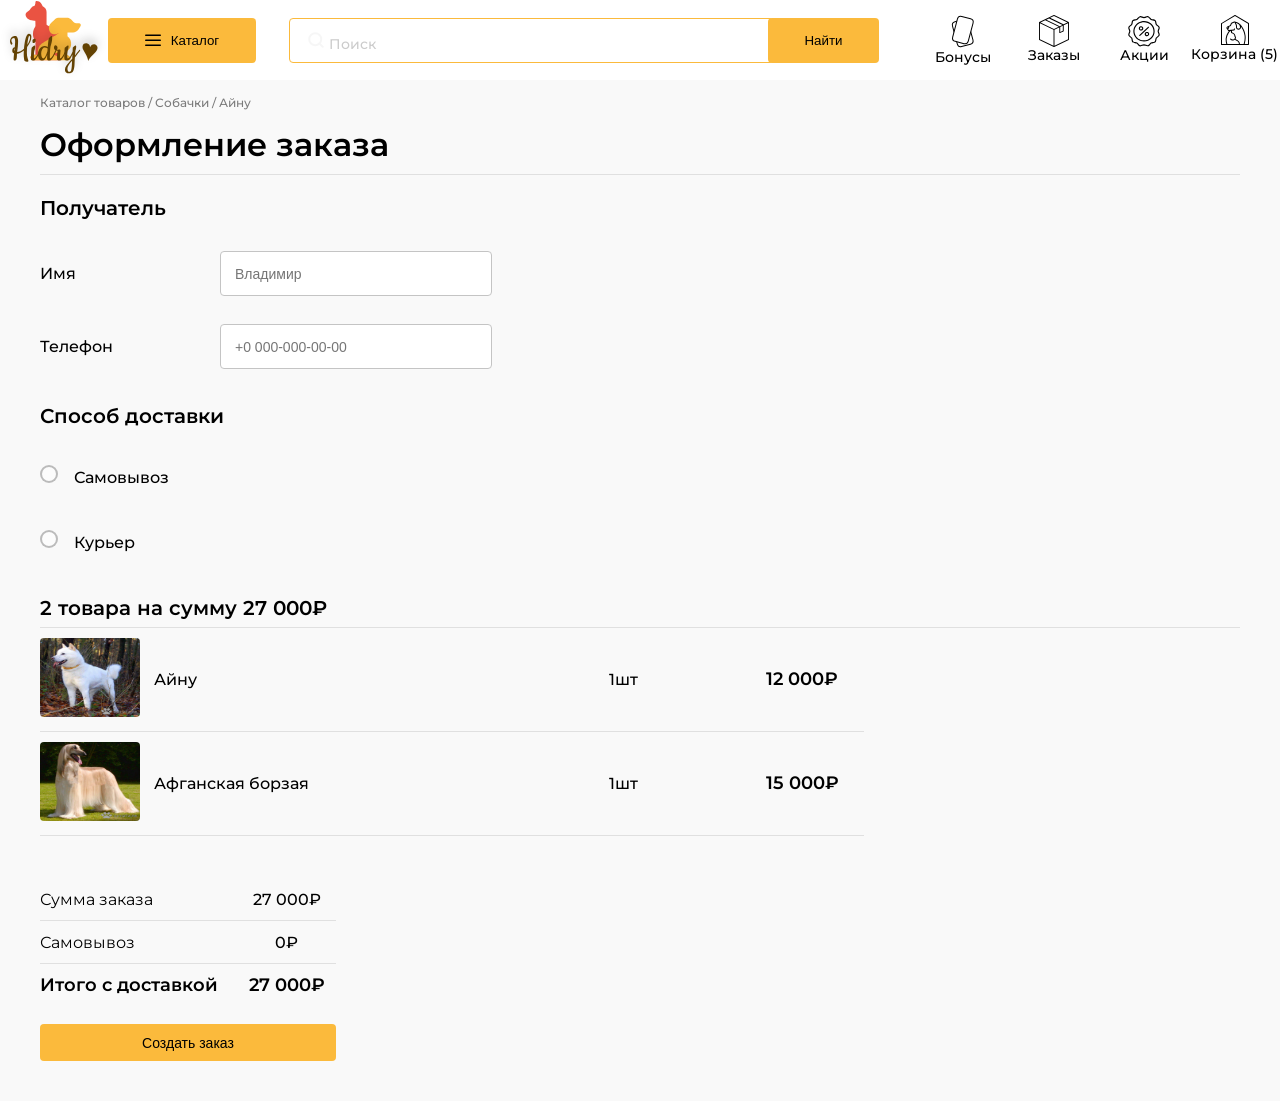
<file: app/order/order.html>
<!doctype html>
<html lang="ru">
<head>
    <meta charset="UTF-8">
    <meta name="viewport" content="width=device-width, initial-scale=1.0">
    <meta http-equiv="X-UA-Compatible" content="ie=edge">
    <title>Заказ</title>
    <link href="https://fonts.googleapis.com/css2?family=Montserrat:wght@400;500;600&display=swap" rel="stylesheet">
    <link rel="stylesheet" href="style.css">
    <link rel="stylesheet" href="../css/headerStyle.css">
</head>
<body>
<header>
    <div class="logo">
        <a href="../index.html">
            <img class="icon" src="../css/iconButton/logo.svg" alt="Логотип">
        </a>
    </div>
    <a href="../catalog.html" class="inCatalog" aria-label="В каталог">
        <button class="catalog">
            <img class="icon" src="../css/iconButton/threeLine.svg" alt="Бургер">
            <span>Каталог</span>
        </button>
    </a>
    <div class="search">
        <label for="input-search" class="label-search">
            <input name="search" id="input-search" type="text" required>
            <span class="placeholder"><img src="../css/iconButton/search.svg" alt="Лупа"> Поиск</span>
            <span class="placeholder-table-version"><img src="../css/iconButton/search.svg" alt="Лупа"> Поиск</span>
            <button class="button-search">
                <span>Найти</span>
            </button>
        </label>
    </div>
    <a href="../mobilMenu.html" class="inCatalog-mobile" aria-label="В каталог">
        <button class="catalog">
            <img class="icon" src="../css/iconButton/threeLine.svg" alt="Бургер">
            <span>Каталог</span>
        </button>
    </a>
    <nav class="nav-header">
        <a href="#">
            <img class="icon" src="../css/iconButton/bonus.svg" alt="Бонусы">
            <span>Бонусы</span>
        </a>
        <a href="#">
            <img class="icon" src="../css/iconButton/box.svg" alt="Заказы">
            <span>Заказы</span>
        </a>
        <a href="#">
            <img class="icon" src="../css/iconButton/promo.svg" alt="Акции">
            <span>Акции</span>
        </a>
        <a href="../box/index.html" class="button-basket">
            <img class="icon" src="../css/iconButton/petHouse.svg" alt="Корзина">
            <span>Корзина (5)</span>
        </a>
    </nav>
</header>
<form class="form" method="get" action="#">
    <section>
        <nav class="breadcrumb-nav">
            <a class="breadcrumb" href="../catalog.html" aria-label="Вернуться">Каталог товаров / Собачки / Айну</a>
        </nav>
        <h1>Оформление заказа</h1>
        <div class="opacity-border"></div>
    </section>
    <section class="base-section">
        <h2>Получатель</h2>
        <div class="recipient-container">
            <label id="recipient-name">Имя</label>
            <input name="recipient-name" class="recipient-name" type="text" placeholder="Владимир">
            <label id="recipient-tel">Телефон</label>
            <input name="recipient-tel" class="recipient-tel" type="tel" placeholder="+0 000-000-00-00">
        </div>
        <h2>Способ доставки</h2>
        <div class="delivery-container">
            <label class="label" for="pickup">
                <input type="radio" class="radio" id="pickup" name="delivery">
                <span class="fake-radio"></span>
                <span class="text">Самовывоз</span>
            </label>
            <label class="label" for="courier">
                <input type="radio" class="radio" id="courier" name="delivery">
                <span class="fake-radio"></span>
                <span class="text">Курьер</span>
            </label>
        </div>
        <h2 class="summary-title">2 товара на сумму 27 000₽</h2>
        <div class="opacity-border"></div>
        <section class="section-item">
            <div class="container-item">
                <span class="photo-pet-span">
                    <img src="../img/dog-1.png" alt="Фото питомца" class="photo-pet">
                </span>
                <div class="info-item">
                    <span class="breed">Айну</span>
                    <span class="quantity-bred">1шт</span>
                </div>
                <div class="price-item">
                    <span class="price">12 000₽</span>
                </div>
            </div>
            <div class="opacity-border"></div>
            <div class="container-item">
                <span class="photo-pet-span">
                    <img src="../img/dog-2.png" alt="Фото питомца" class="photo-pet">
                </span>
                <div class="info-item">
                    <span class="breed">Афганская борзая</span>
                    <span class="quantity-bred">1шт</span>
                </div>
                <div class="price-item">
                    <span class="price">15 000₽</span>
                </div>
            </div>
            <div class="opacity-border"></div>
        </section>
    </section>
    <section class="result-section">
        <span class="total-info">Сумма заказа</span>
        <span class="result-price">27 000₽</span>
        <span class="total-info">Самовывоз</span>
        <span class="result-price">0₽</span>
        <span class="info-total">Итого с доставкой</span>
        <span class="price-total">27 000₽</span>
    </section>
    <div class="div-submit">
        <input type="submit" class="submit" value="Создать заказ">
    </div>
</form>
</body>
</html>
</file>
<file: app/css/style.css>
*, *:before, *:after {
    box-sizing: border-box;
    margin: 0;
    padding: 0;
}

html {
    font-family: Montserrat;
}

body {
    position: relative;
    background: white;
    max-width: 1312px;
    margin: 0 auto;
}

body aside {
    background: #F9F9F9;
}

aside {
    padding: 0 24px 27px 24px;
}

.base {
    margin: 0 auto;
    min-height: calc(100vh - 80px);
    display: grid;
    grid-template-columns: 296px 1fr;
}

.breadcrumb {
    text-decoration: none;
    font-size: 12px;
    line-height: 15px;
    color: #000000;
    opacity: 0.5;
    padding-bottom: 24px;
}

.breadcrumb-nav {
    padding: 14px 0;
}

.item {
    padding: 0;
}

.product-section {
    display: grid;
    grid-gap: 12px;
    grid-template-columns: repeat(auto-fit, minmax(216px, 1fr));
    grid-auto-flow: dense;
    margin-left: 24px;
}

.product-list__item {
    position: relative;
    display: grid;
    grid-gap: 2px;
    grid-template-rows: 1fr auto auto auto;
    margin: 5px;
    height: auto;
    min-width: 216px;
    border: 1px solid #EAEAEA;
    border-radius: 4px;
    z-index: 1;
}

.product-list__item:active {
    border: 1px solid #FBBA3C;
}

.product-list__item:hover .breed {
    color: #FBBA3C;
}

button {
    border: 0;
    outline: none;
    border-radius: 4px;
    background-color: #FBBA3C;
    font-weight: 500;
}

.inBox {
    padding: 10px 20px;
}

.item-button-box {
    position: absolute;
    bottom: 18px;
    left: 18px;
    z-index: 3;
}

.breed {
    font-size: 16px;
    padding: 10px 5px 5px 18px;
}

.price {
    font-size: 20px;
    padding: 10px 5px 55px 18px;
}

a {
    text-decoration: none;
}

h1 {
    font-style: normal;
    font-weight: 600;
    font-size: 32px;
    line-height: 39px;
    color: #000000;
    padding: 16px 0;
}

.opacity-border {
    opacity: 0.1;
    border-bottom: 1px solid #000000;
    padding-top: 10px;
    margin-bottom: 10px;
}

.buttons:hover {
    background-color: #FCD17D;
}

.buttons:active {
    background-color: #E19605;
}

.img-div,
.img-pet {
    width: 100%;
    border-radius: 4px;
}

.show-more {
    width: 135px;
    height: 37px;
    background: #FFFFFF;
    border: 1px solid #EAEAEA;
    border-radius: 4px;
}

.div-show-more {
    display: grid;
    justify-content: center;
}

.menuFilter {
    height: 30px;
    width: 265px;
    padding-left: 5px;
    background-color: white;
    position: absolute;
    left: 233px;
    top: 0;
    z-index: 6;
}

.buttonFilter {
    color: cornflowerblue;
    text-decoration: underline;
}

.menuFilter:hover .buttonFilter {
    cursor: pointer;
    color: deepskyblue;
}

.label {
    display: flex;
    align-items: center;
    gap: 8px;
    margin: 4px 0;
}

.label-container {
    position: relative;
    overflow: visible;
    cursor: pointer;
}

.checkbox {
    display: none;
}

.fake-checkbox {
    position: relative;
    display: inline-block;
    width: 24px;
    height: 24px;
    background: white;
    border: 1px solid #E8E8E8;
    border-radius: 4px;
}

.fake-checkbox::before {
    content: "";
    position: absolute;
    top: 50%;
    left: 50%;
    transform: translate(-50%, -50%);
    display: block;
    width: 12px;
    height: 9px;
    background: url("../css/iconButton/checkbox_checked.svg");
    opacity: 0;
    transition: .2s;
}

.checkbox:checked + .fake-checkbox::before {
    opacity: 1;
}

@media (max-width: 639px) {
    .base {
        display: block;
    }

    .breadcrumb-nav {
        display: none;
    }
}
</file>
<file: app/css/filterStyle.css>
.p-filter {
    display: none;
    font-size: 16px;
    color: #FBBA3C;
}

.h2filter,
.section-form,
.section-form-size {
    padding: 7px;
}

.section-form {
    display: flex;
    flex-direction: column;
}

.section-form,
.section-form-size {
    border-top: 1px solid #E8E8E8;
    position: relative;
}

.a-filter {
    position: absolute;
    top: 0;
    right: 0;
}

.a-filter:active {
    transform: rotate(180deg);
}

.form {
    width: 296px;
    padding: 16px;
    font-size: 14px;
    line-height: 2;
    background: #F2F2F2;
    border-radius: 8px;
    margin-top: 5px;
}

.h2filter {
    font-size: 20px;
    height: 50px;
}

.h3filter {
    font-size: 17px;
}

.a-filter-all,
.mobile-filter-open {
    text-decoration: none;
    color: #FBBA3C;
}

.fast-search {
    padding-left: 34px;
    height: 32px;
    width: 100%;
    border: 0;
    border-radius: 4px;
    font-size: 14px;
}

.fast-search-wrapper {
    position: relative;
    margin-bottom: 10px;
}

.search-icon {
    position: absolute;
    top: 9px;
    left: 10px;
}

.pet-size-input {
    width: 70px;
    height: 32px;
    border: 0;
    border-radius: 4px;
    text-align: center;
    font-size: 14px;
}

.filter {
    position: relative;
}

@media (max-width: 639px) {
    .filter {
        display: none;
    }

    .p-filter {
        display: block;
        padding: 16px 0;
    }
}
</file>
<file: app/css/catalogStyle.css>
*, *:before, *:after {
    box-sizing: border-box;
    margin: 0;
    padding: 0;
}

.base {
    margin: 0 auto;
    min-height: calc(100vh - 80px);
    display: grid;
    grid-template-columns: 296px 1fr;
}

.breadcrumb {
    text-decoration: none;
    font-size: 12px;
    line-height: 15px;
    color: #000000;
    opacity: 0.5;
}

.container-catalog-button {
    display: grid;
    align-content: center;
    grid-template-columns: 50% 50%;
    padding: 0;
}

.pet-buttons {
    text-align: center;
    font-weight: 600;
    font-size: 32px;
    line-height: 39px;
    color: #323232;
    text-decoration: none;
    height: 98px;
    width: 100%;
    display: grid;
    align-content: center;
    margin-bottom: 24px;
}

.dog-button {
    background-color: #FBBA3C;
    background-image: url(iconButton/buttonDog.svg);
}

.cat-button {
    background-color: #E95342;
    background-image: url(iconButton/buttonCat.svg);
}

h1 {
    font-style: normal;
    font-weight: 600;
    font-size: 32px;
    line-height: 39px;
    color: #000000;
}

@media (max-width: 639px) {
    .base {
        display: block;
    }

    .filter {
        display: none;
    }

    .container-catalog-button {
        display: none;
    }
}
</file>
<file: app/css/headerStyle.css>
*,
*:before,
*:after {
    box-sizing: border-box;
    padding: 0;
}

:root {
    font-family: 'Montserrat', sans-serif;
    font-style: normal;
    font-weight: 500;
    font-size: 14px;
    line-height: 17px;
}

header button,
header button:active,
header button:focus,
header input,
header input:active,
header input:focus {
    border: 0;
    outline: none;
    border-radius: 4px;
    background-color: #FBBA3C;
    height: 45px;
}

button:hover {
    background-color: #FCD17D;
}

button:active {
    background-color: #FF9702;
}

a {
    text-decoration: none;
    color: black;
}

header {
    overflow: hidden;
    display: flex;
    align-items: center;
    height: 80px;
    background: #FFFFFF;
}

.mobile-header {
    display: none;
}

.logo svg {
    width: 88px;
    height: 72px;
}

.catalog {
    width: 148px;
    box-sizing: border-box;
    display: flex;
    align-items: center;
    gap: 10px;
    justify-content: center;
}

.catalog > svg {
    width: 16px;
    height: 12px;
    margin-right: 10px;
}

.exit-bold {
    display: none;
}

.search {
    flex: 1;
    margin: 0 33px;
}

.search > label {
    position: relative;
    width: 100%;
}

.search svg,
.placeholder,
.placeholder-table-version {
    position: absolute;
    top: 50%;
    left: 10px;
    transform: translateY(-50%);
    width: 18px;
    height: 18px;
    margin-left: 8px;
}

.placeholder,
.placeholder-table-version {
    color: #000000;
    opacity: 0.2;
    pointer-events: none;
    text-align: start;
    width: 100%
}

.label-search input:valid + .placeholder,
.label-search input:valid + .placeholder + .placeholder-table-version {
    display: none;
}

#input-search {
    padding-left: 48px;
    height: 45px;
    flex: 1;
    background-color: #ffffff;
    border: 1px solid #FBBA3C;
    width: calc(100% - 111px);
}

.button-search {
    margin-left: -10px;
    width: 111px;
}

.placeholder-table-version {
    display: none;
}

.nav-header {
    display: flex;
    min-width: 362px;
}

.nav-header > a {
    display: flex;
    flex-direction: column;
    align-items: center;
    flex: 1;
}

.nav-header > a > svg {
    width: 32px;
    height: 32px;
}

.button-basket {
    min-width: 85px;
}

.inCatalog-mobile {
    display: none;
}

.icon {
    display: flex;
    align-items: center;
    gap: 10px;
}

@media (max-width: 1023px) {
    .logo img {
        width: 57px;
        height: 47px;
        margin: 0 10px;
    }

    .catalog {
        width: 124px;
    }

    .placeholder {
        display: none;
    }

    .placeholder-table-version {
        display: block;
    }

    .search {
        margin-left: 8px;
    }

    .button-search {
        display: none;
    }

    #input-search {
        width: 100%;
    }

    .nav-header {
        min-width: 288px;
    }
}

@media (max-width: 639px) {
    .logo img {
        width: 57px;
        height: 47px;
    }

    .catalog {
        width: 56px;
    }

    .catalog svg {
        margin-right: 0;
    }

    .catalog span {
        display: none;
    }

    .search {
        margin-left: 14px;
    }

    .nav-header {
        display: none;
    }

    .inCatalog-mobile {
        display: block;

        padding-right: 14px;
    }

    .inCatalog {
        display: none;
    }
}
</file>
<file: app/box/style.css>
*, *:before, *:after {
    box-sizing: border-box;
    margin: 0;
    padding: 0;
}

html {
    font-family: Montserrat;
}

.section-box {
    position: fixed;
    background: #FFFFFF;
    padding: 24px 40px;
    width: 658px;
    height: 100%;
    z-index: 5;
    top: 0;
    right: 0;
    overflow: auto;
}

.shadow-box {
    position: fixed;
    background-color: black;
    opacity: 0.5;
    width: 100%;
    height: 100%;
    z-index: 4;
}

body .all-menu,
body .row-items {
    background: white;
}

.row-items {
    padding: 0;
}

.header-box {
    padding-bottom: 26px;
}

.header-box,
.all-menu {
    display: grid;
    grid-template-columns: 1fr auto;
}

.exit-div,
.del-all,
.del-item-container {
    justify-content: end;
}

.del-all-container,
.check-all,
.h1-div,
.exit-div,
.check-item,
.del-item-container {
    display: grid;
    align-content: center;
}

.del-all-container {
    display: block;
    margin-left: auto;
}

.h1-box {
    font-weight: 500;
    font-size: 24px;
}

.info-item {
    display: flex;
    align-items: center;
}

.bred-calc {
    display: grid;
    grid-template-columns: auto 1fr;
    align-content: center;
}

.info-item label {
    padding: 0;
}

button {
    border: 0;
    outline: none;
    border-radius: 4px;
    font-weight: 500;
}

.checkbox {
    margin-right: 14px;
}

.calk {
    width: 24px;
    height: 24px;
    border: 1px solid #E8E8E8;
    background-color: white;
}

.calk:hover {
    cursor: pointer;
    background-color: whitesmoke;
}

.calk:active {
    background-color: #C4C4C4;
}

.photo-pet-span,
.photo-pet-box {
    height: 79px;
    width: 100px;
    border-radius: 4px;
    padding: 0;
}

.photo-pet-span,
.del-all-checkbox {
    margin: 0 14px;
}

.breed-box {
    margin-right: 14px;
    font-size: 16px;
}

.quantity-breed {
    margin: 0 10px;
}

.order {
    background-color: #FBBA3C;
    border: 1px solid lightgray;
    height: 37px;
    width: 220px;
}

.order:hover {
    background-color: #FCD17D;
}

.order:active {
    background-color: #E19605;
}

.order span {
    font-weight: 500;
    font-size: 14px;
}

.price-label {
    font-weight: 500;
    font-size: 16px;
    padding: 18px 0 8px 0;

}

.price-box,
.total-price {
    font-size: 20px;
    font-weight: 600;
    padding-bottom: 14px;
    padding-left: 20px;
}

a {
    text-decoration: none;
    color: black;
    margin-left: auto;
}

.opacity-border-box {
    opacity: 0.1;
    border-bottom: 1px solid #000000;
    padding-top: 10px;
    margin-bottom: 10px;
}

.container-item {
    display: grid;
    grid-template-columns: auto auto 1fr;
}

.img-pet {
    border-radius: 8px;
    width: 100%;
}

.photo-pet-span {
    padding-left: 0;
}

.total-amount {
    font-size: 14px;
    padding-right: 8px;
}

.summary-info {
    padding-bottom: 22px;
}

footer {
    text-align: center;
    padding-top: 25px;
}

.label {
    cursor: pointer;
}

.checkbox {
    display: none;
}

.fake-checkbox {
    position: relative;
    display: inline-block;
    width: 24px;
    height: 24px;
    background: white;
    border: 1px solid #E8E8E8;
    border-radius: 4px;
}

.fake-checkbox::before {
    content: "";
    position: absolute;
    top: 50%;
    left: 50%;
    transform: translate(-50%, -50%);
    display: block;
    width: 12px;
    height: 9px;
    background: url("../css/iconButton/checkbox_checked.svg");
    opacity: 0;
    transition: .2s;
}

.checkbox:checked + .fake-checkbox::before {
    opacity: 1;
}

.all-menu {
    padding: 0;
}

@media (max-width: 639px) {

    .section-box {
        width: 100%;
        height: 100%;
    }

    .header-box,
    .all-menu {
        display: grid;
        grid-template-columns: auto auto;
    }

    .container-item {
        display: grid;
        grid-template-columns: auto 1fr;
        grid-template-rows: auto 40px;
    }

    .bred-calc {
        display: grid;
        grid-template-columns: none;
        grid-template-rows: auto 1fr;
        align-items: center;
    }

    .info-item * {
        padding: 0 1%;
    }

    .section-box {
        padding: 40px 24px;
    }

    .del-item {
        position: absolute;
        right: 0;
        top: 40px;
    }

    .row-items {
        position: relative;
    }

    .price-box {
        margin-right: 20px;
    }
}
</file>
<file: app/css/mobileFilterStyle.css>
.p-filter {
    display: none;
    font-size: 16px;
    color: #FBBA3C;
}

.h2filter,
.section-form,
.section-form-size {
    padding: 7px;
}

.section-form {
    display: flex;
    flex-direction: column;
}

.section-form,
.section-form-size {
    border-top: 1px solid #E8E8E8;
}

.filter-img img {
    display: none;
}

.form {
    width: 296px;
    padding: 16px;
    font-size: 14px;
    line-height: 2;
    background: #F2F2F2;
    border-radius: 8px;
}

.h2filter {
    font-size: 20px;
    height: 50px;
}

.h3filter {
    font-size: 17px;
}

.a-filter {
    text-decoration: none;
    color: #FBBA3C;
}

p img {
    display: none;
}

.fast-search {
    padding-left: 34px;
    height: 32px;
    width: 100%;
    border: 0;
    border-radius: 4px;
    font-size: 14px;
}

.fast-search-wrapper {
    position: relative;
    margin-bottom: 10px;
}

.search-icon {
    position: absolute;
    top: 9px;
    left: 10px;
}

.pet-size-input {
    width: 70px;
    height: 32px;
    border: 0;
    border-radius: 4px;
    text-align: center;
    font-size: 14px;
}

@media (max-width: 639px) {
    .filter {
        position: fixed;
        width: 100%;
        top: 0;
        left: 0;
        height: 100%;
        margin: 0;
        z-index: 3;
        background-color: rgba(0, 0, 0, 0.5);
        padding: 0;
        overflow: auto;
    }

    .p-filter {
        display: block;
        padding: 16px 0;
    }

    .exit-filter-div {
        display: grid;
        grid-template-columns: auto 1fr;
    }

    .filter-img {
        padding-top: 15px;
    }

    .filter-img img {
        display: block;
    }

    .form {
        height: 100%;
        width: 320px;
        border-radius: 0;
        padding-top: 0;
    }

    h2 {
        text-align: center;
    }
}
</file>
<file: app/css/mobileMenu.css>
*,
*:before,
*:after {
    box-sizing: border-box;
    padding: 0;
    margin: 0;
}

.mobile-menu a {
    display: grid;
    grid-template-rows: auto auto;
    margin: 10px auto;
}

.mobile-menu a img {
    margin: 0 auto;
}

.mobile-menu {
    display: grid;
    grid-template-rows: auto auto auto auto;
    align-content: center;
    height: calc(100vh - 200px);
}

.out-mobile-menu {
    display: none;
}

.exit-mobile-menu {
    width: 100%;
    display: flex;
    align-items: center;
    justify-content: center;
}

@media (max-width: 639px) {
    .inCatalog-mobile {
        display: none;
    }

    .out-mobile-menu {
        display: block;
        width: 56px;
        height: 45px;
        margin-right: 17px;
    }
}
</file>
<file: app/cards/style.css>
*, *:before, *:after {
    box-sizing: border-box;
    margin: 0;
    padding: 0;
}

html {
    font-family: Montserrat;
}

body {
    background: #F9F9F9;
    max-width: 1312px;
    margin: 0 auto;
}

aside {
    padding: 0 24px 27px 24px;
}

.base-card {
    margin: 0 auto;
    display: grid;
    grid-gap: 24px;
    grid-template-columns: 2fr 3fr;
}

.breadcrumb-nav {
    margin: 14px 0;
}

.breadcrumb {
    text-decoration: none;
    font-size: 12px;
    line-height: 15px;
    color: #000000;
    opacity: 0.5;
}

button {
    border: 0;
    outline: none;
    border-radius: 4px;
    background-color: #FBBA3C;
    font-weight: 500;
}

.take {
    width: 110px;
    height: 37px;
    padding: 5px;
}

.inBox {
    background-color: white;
    border: 1px solid lightgray;
    height: 37px;
    width: 220px;
}

.price-label {
    font-weight: 500;
    font-size: 16px;
    padding: 18px 0 8px 0;
}

.price {
    font-size: 20px;
    font-weight: 600;
    color: #FBBA3C;
    padding-bottom: 14px;
}

a {
    text-decoration: none;
}

h1 {
    font-style: normal;
    font-weight: 600;
    font-size: 32px;
    line-height: 39px;
    color: #000000;
    margin-bottom: 16px;
}

h2 {
    font-size: 20px;
    padding-bottom: 10px;
}

.opacity-border {
    opacity: 0.1;
    border-bottom: 1px solid #000000;
    padding-top: 10px;
    margin-bottom: 23px;
}

.buttons:hover {
    background-color: #FCD17D;
}

.buttons:active {
    background-color: #FBBA3C;
}

.img-pet {
    border-radius: 8px;
    width: 100%;
}

table {
    border-collapse: collapse;
    border-spacing: 0;
    width: 100%;
    font-size: 16px;
}

table td {
    padding: 10px 0;
    line-height: 1.2;
    vertical-align: middle;
}

.first-column {
    width: 45%;
    opacity: 0.5;
}

.gray {
    background: rgba(196, 196, 196, 0.1);
}

@media (max-width: 639px) {
    aside {
        padding: 0 15px 27px 15px;
    }

    .img-pet {
        max-width: 300px;
    }

    .base-card {
        display: block;
    }

    .breadcrumb-nav {
        display: none;
    }

    h2 {
        padding-top: 24px;
    }

    .take {
        max-width: 40%;
    }

    .inBox {
        max-width: 60%;
    }
}
</file>
<file: app/order/style.css>
*, *:before, *:after {
    box-sizing: border-box;
    margin: 0;
    padding: 0;
}

html {
    font-family: Montserrat;
}

body {
    max-width: 1312px;
    background: #F9F9F9;
    padding-bottom: 40px;
    margin: 0 auto;
}

form {
    padding: 0 40px;
}

.base-section {
    margin-top: 24px;
}

.section-item {
    max-width: 824px;
}

.breadcrumb {
    text-decoration: none;
    font-size: 12px;
    line-height: 15px;
    color: #000000;
    opacity: 0.5;
}

.breadcrumb-nav {
    margin: 14px 0;
}

.delivery-container {
    display: grid;
    grid-template-columns: 1fr;
}

.delivery-div {
    font-size: 16px;
}

.delivery-radio {
    margin: 24px 16px 24px 0;
}

.result-section {
    display: grid;
    grid-template-columns: 2fr 1fr;
    width: 296px;
    padding-top: 32px;
}

.div-submit {
    width: 296px;
}

.result-price {
    font-weight: 500;
    font-size: 16px;
}

.info-total,
.price-total {
    font-weight: 600;
    font-size: 18px;
    margin-top: 13px;
}

.total-info {
    font-size: 16px;
    font-weight: normal;
}

.result-price,
.total-info {
    border-bottom: 1px solid rgba(0, 0, 0, 0.1);
    margin-top: 13px;
    padding-bottom: 12px;
}

.result-price,
.price-total {
    text-align: center;
}

.price {
    font-size: 18px;
    font-weight: 600;
    min-width: 73px;
}

.quantity-bred,
.price {
    margin: 0 auto;
}

a {
    text-decoration: none;
}

h1 {
    font-style: normal;
    font-weight: 600;
    font-size: 32px;
    line-height: 39px;
    color: #000000;
}

h2 {
    font-weight: 600;
    font-size: 20px;
    margin-bottom: 20px;
    margin-top: 25px;
}

.summary-title {
    margin-bottom: 10px;
}

.recipient-container {
    display: grid;
    grid-template-columns: 15% 30%;
    align-items: center;
}

.recipient-container * {
    margin: 14px 0;
    font-size: 16px;
}

.recipient-name,
.recipient-tel {
    outline: none;
    border: 1px solid #C4C4C4;
    border-radius: 4px;
    height: 45px;
    font-size: 14px;
    font-weight: 500;
    width: 272px;
    padding-left: 14px;
}

.opacity-border {
    opacity: 0.1;
    border-bottom: 1px solid #000000;
    margin-top: 10px;
    margin-bottom: 10px;
}

.buttons:hover {
    background-color: #FCD17D;
}

.buttons:active {
    background-color: #FBBA3C;
}

.container-item {
    display: grid;
    grid-template-columns: auto 1fr 15%;
}

.info-item {
    display: grid;
    grid-template-columns: 60% 40%;
    align-items: center;
    font-size: 16px;
}

.photo-pet-span {
    margin-right: 14px;
}

.quantity-div,
.price-item {
    display: flex;
    align-items: center;
}

.photo-pet {
    height: 79px;
    width: 100px;
    border-radius: 4px;
}

.submit {
    border: 0;
    outline: none;
    border-radius: 4px;
    background-color: #FBBA3C;
    font-weight: 500;
    font-size: 14px;
    height: 37px;
    width: 100%;
    margin-top: 30px;
}

.submit:hover {
    background-color: #FCD17D;
}

.submit:active {
    background-color: #E19605;
}

.div-submit {
    text-align: center;
}

.radio {
    display: none;
}

.fake-radio {
    position: relative;
    display: inline-block;
    width: 18px;
    height: 18px;
    background: white;
    border: 2px solid rgba(0, 0, 0, 0.5);
    border-radius: 50%;
    opacity: 0.5;
}

.fake-radio::before {
    content: "";
    position: absolute;
    top: 50%;
    left: 50%;
    transform: translate(-50%, -50%);
    display: block;
    width: 10px;
    height: 10px;
    background: url("../css/iconButton/radio_checked.svg");
    opacity: 0;
    transition: .2s;
    border-radius: 50%;
}

.radio:checked + .fake-radio {
    border: 2px solid #FBBA3C;
    opacity: unset;
}

.radio:checked + .fake-radio::before {
    opacity: 1;
}

.text {
    padding-left: 12px;
}

.label {
    margin-top: 20px;
    margin-bottom: 24px;
    font-size: 16px;
    cursor: pointer;
}

@media (max-width: 639px) {
    .submit {
        margin-top: 24px;
    }

    .info-item {
        display: grid;
        grid-template-rows: auto auto;
        grid-template-columns: none;
    }

    .container-item {
        display: grid;
        grid-template-columns: auto 1fr;
    }

    .quantity-bred {
        margin: 0;
    }

    .price {
        font-size: 16px;
    }

    .recipient-container {
        display: grid;
        grid-template-columns: 30% 70%;
        align-items: center;
    }

    .recipient-container input {
        width: auto;
        max-width: 272px;
    }

    form {
        padding-right: 20px;
        padding-left: 20px;
    }

    .result-section {
        padding-top: 9px;
        width: 100%;
    }

    .div-submit {
        width: 100%;
    }
}
</file>
